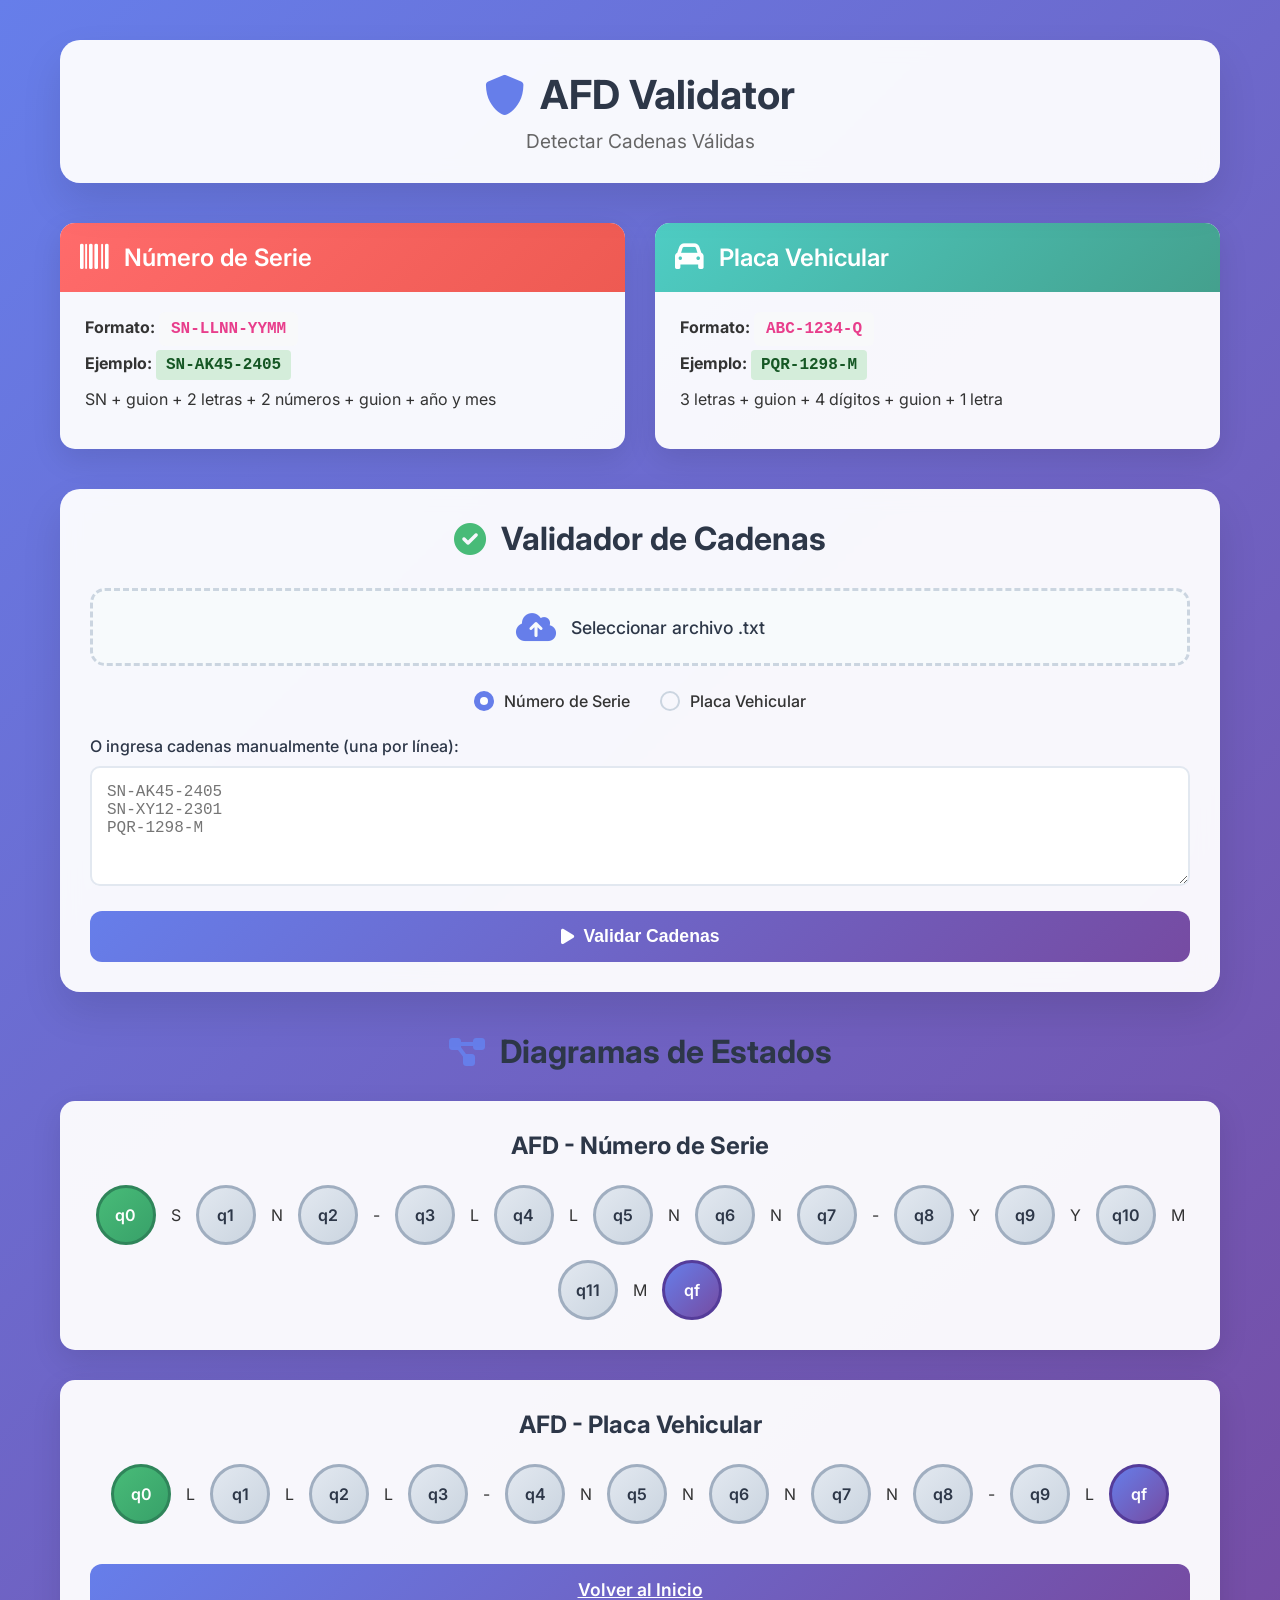
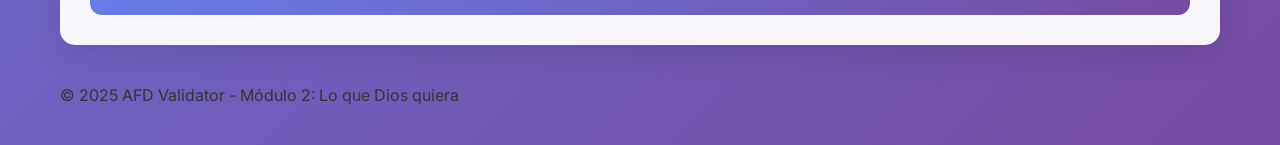
<file: pages/regex.html>
<!DOCTYPE html>
<html lang="es">

<head>
    <meta charset="UTF-8">
    <meta name="viewport" content="width=device-width, initial-scale=1.0">
    <title>AFD Validator - Patrullas Sintácticas</title>
    <link rel="stylesheet" href="../css/styles.css">
    <link href="https://cdnjs.cloudflare.com/ajax/libs/font-awesome/6.0.0/css/all.min.css" rel="stylesheet">
    <link href="https://fonts.googleapis.com/css2?family=Inter:wght@300;400;500;600;700&display=swap" rel="stylesheet">
</head>

<body>
    <div class="container">
        <!-- Header -->
        <header class="header">
            <div class="header-content">
                <div class="logo">
                    <i class="fas fa-shield-alt"></i>
                    <h1>AFD Validator</h1>
                </div>
                <p class="subtitle">Detectar Cadenas Válidas</p>
            </div>
        </header>

        <!-- Main Content -->
        <main class="main-content">
            <!-- AFD Information Cards -->
            <section class="afd-info">
                <div class="info-card">
                    <div class="card-header serial">
                        <i class="fas fa-barcode"></i>
                        <h3>Número de Serie</h3>
                    </div>
                    <div class="card-body">
                        <div class="format">
                            <strong>Formato:</strong> <code>SN-LLNN-YYMM</code>
                        </div>
                        <div class="example">
                            <strong>Ejemplo:</strong> <span class="valid-example">SN-AK45-2405</span>
                        </div>
                        <div class="description">
                            SN + guion + 2 letras + 2 números + guion + año y mes
                        </div>
                    </div>
                </div>

                <div class="info-card">
                    <div class="card-header plate">
                        <i class="fas fa-car"></i>
                        <h3>Placa Vehicular</h3>
                    </div>
                    <div class="card-body">
                        <div class="format">
                            <strong>Formato:</strong> <code>ABC-1234-Q</code>
                        </div>
                        <div class="example">
                            <strong>Ejemplo:</strong> <span class="valid-example">PQR-1298-M</span>
                        </div>
                        <div class="description">
                            3 letras + guion + 4 dígitos + guion + 1 letra
                        </div>
                    </div>
                </div>
            </section>

            <!-- Validator Section -->
            <section class="validator-section">
                <div class="validator-card">
                    <div class="validator-header">
                        <h2><i class="fas fa-check-circle"></i> Validador de Cadenas</h2>
                    </div>

                    <!-- File Input -->
                    <div class="input-section">
                        <div class="file-input-wrapper">
                            <input type="file" id="fileInput" accept=".txt" class="file-input">
                            <label for="fileInput" class="file-label">
                                <i class="fas fa-cloud-upload-alt"></i>
                                <span>Seleccionar archivo .txt</span>
                            </label>
                        </div>

                        <!-- Validator Type Selection -->
                        <div class="type-selector">
                            <label class="type-option">
                                <input type="radio" name="validatorType" value="serial" checked>
                                <span class="radio-custom"></span>
                                <span class="radio-label">Número de Serie</span>
                            </label>
                            <label class="type-option">
                                <input type="radio" name="validatorType" value="plate">
                                <span class="radio-custom"></span>
                                <span class="radio-label">Placa Vehicular</span>
                            </label>
                        </div>

                        <!-- Manual Input -->
                        <div class="manual-input">
                            <label for="manualText">O ingresa cadenas manualmente (una por línea):</label>
                            <textarea id="manualText"
                                placeholder="SN-AK45-2405&#10;SN-XY12-2301&#10;PQR-1298-M"></textarea>
                        </div>

                        <button id="validateBtn" class="validate-btn">
                            <i class="fas fa-play"></i>
                            Validar Cadenas
                        </button>
                    </div>

                    <!-- Results -->
                    <div id="results" class="results-section" style="display: none;">
                        <div class="results-header">
                            <h3><i class="fas fa-clipboard-list"></i> Resultados de Validación</h3>
                            <div class="results-summary">
                                <span id="validCount" class="count valid">0 válidas</span>
                                <span id="invalidCount" class="count invalid">0 inválidas</span>
                            </div>
                        </div>
                        <div id="resultsList" class="results-list"></div>
                    </div>
                </div>
            </section>

            <!-- State Diagrams -->
            <section class="diagrams-section">
                <h2><i class="fas fa-project-diagram"></i> Diagramas de Estados</h2>

                <div class="diagram-container">
                    <h3>AFD - Número de Serie</h3>
                    <div class="diagram serial-diagram">
                        <div class="states-flow">
                            <div class="state initial">q0</div>
                            <div class="arrow">S</div>
                            <div class="state">q1</div>
                            <div class="arrow">N</div>
                            <div class="state">q2</div>
                            <div class="arrow">-</div>
                            <div class="state">q3</div>
                            <div class="arrow">L</div>
                            <div class="state">q4</div>
                            <div class="arrow">L</div>
                            <div class="state">q5</div>
                            <div class="arrow">N</div>
                            <div class="state">q6</div>
                            <div class="arrow">N</div>
                            <div class="state">q7</div>
                            <div class="arrow">-</div>
                            <div class="state">q8</div>
                            <div class="arrow">Y</div>
                            <div class="state">q9</div>
                            <div class="arrow">Y</div>
                            <div class="state">q10</div>
                            <div class="arrow">M</div>
                            <div class="state">q11</div>
                            <div class="arrow">M</div>
                            <div class="state final">qf</div>
                        </div>
                    </div>
                </div>

                <div class="diagram-container">
                    <h3>AFD - Placa Vehicular</h3>
                    <div class="diagram plate-diagram">
                        <div class="states-flow">
                            <div class="state initial">q0</div>
                            <div class="arrow">L</div>
                            <div class="state">q1</div>
                            <div class="arrow">L</div>
                            <div class="state">q2</div>
                            <div class="arrow">L</div>
                            <div class="state">q3</div>
                            <div class="arrow">-</div>
                            <div class="state">q4</div>
                            <div class="arrow">N</div>
                            <div class="state">q5</div>
                            <div class="arrow">N</div>
                            <div class="state">q6</div>
                            <div class="arrow">N</div>
                            <div class="state">q7</div>
                            <div class="arrow">N</div>
                            <div class="state">q8</div>
                            <div class="arrow">-</div>
                            <div class="state">q9</div>
                            <div class="arrow">L</div>
                            <div class="state final">qf</div>
                        </div> <br> <br>
                        <a href="../index.html" class="validate-btn">Volver al Inicio</a>
                    </div>
                </div>
                
            </section>
        </main>

        <!-- Footer -->
        <footer class="footer">
            <p>&copy; 2025 AFD Validator - Módulo 2: Lo que Dios quiera</p>
            
        </footer>
    </div>

    <script src="../js/automatas/script.js"></script>
</body>

</html>
</file>
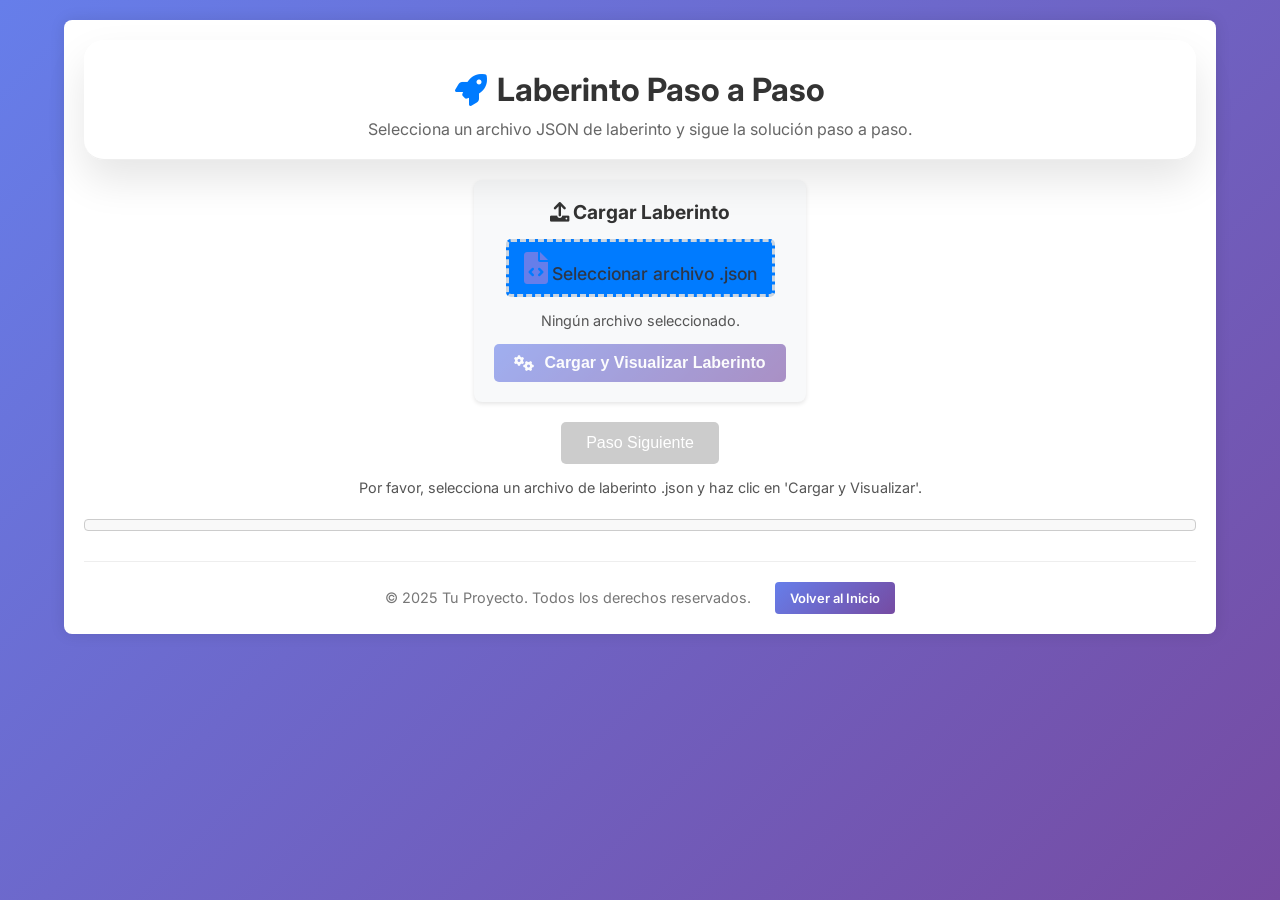
<file: pages/table_page.html>
<!DOCTYPE html>
<html lang="es">
<head>
    <meta charset="UTF-8">
    <meta name="viewport" content="width=device-width, initial-scale=1.0">
    <title>Visualizador de Laberinto - Paso a Paso</title>
    <link rel="stylesheet" href="../css/styles.css">
    <link rel="stylesheet" href="https://cdnjs.cloudflare.com/ajax/libs/font-awesome/6.0.0-beta3/css/all.min.css">
    <link href="https://fonts.googleapis.com/css2?family=Inter:wght@400;500;600;700&display=swap" rel="stylesheet">
</head>
<body class="table-page-layout"> <!-- Added class -->
    <div class="container">
        <header class="header">
            <div class="logo">
                <i class="fas fa-rocket"></i>
                <h1>Laberinto Paso a Paso</h1>
            </div>
            <p class="subtitle">Selecciona un archivo JSON de laberinto y sigue la solución paso a paso.</p>
        </header>

        <section class="file-load-section"> <!-- Inline style removed -->
            <div class="input-section"> <!-- Inline style removed -->
                <h2><i class="fas fa-upload"></i> Cargar Laberinto</h2> <!-- Inline style removed -->
                <div class="file-input-wrapper"> <!-- Inline style removed -->
                    <input type="file" id="jsonFile" class="file-input" accept=".json"> <!-- Inline style removed -->
                    <label for="jsonFile" class="file-label" id="fileLabel"> <!-- Inline style removed -->
                        <i class="fas fa-file-code"></i>
                        <span>Seleccionar archivo .json</span>
                    </label>
                </div>
                <p id="fileName">Ningún archivo seleccionado.</p> <!-- Inline style removed -->
                <button id="loadMatrixButton" class="validate-btn" disabled> <!-- Inline style removed -->
                    <i class="fas fa-cogs"></i> Cargar y Visualizar Laberinto
                </button>
            </div>
        </section>

        <section class="maze-section">
            <div class="maze-controls">
                <button id="next-step-button">Paso Siguiente</button>
                <p id="solution-status">Por favor, carga un archivo de laberinto.</p>
            </div>
            <div id="matrix-container">
                <!-- La matriz se generará aquí por JavaScript -->
            </div>
        </section>

        <footer class="footer">
            <p>&copy; 2025 Tu Proyecto. Todos los derechos reservados.
                <a href="../index.html" class="validate-btn">Volver al Inicio</a>
            </p>
        </footer>
    </div>

    <!-- Scripts: Universe and MazeSolver must be loaded before table_logic.js -->
    <script src="../js/maze_solver/universe.js"></script>
    <script src="../js/maze_solver/solver.js"></script>
    <script src="../js/maze_solver/table_logic.js"></script>
</body>
</html>
</file>
<file: css/styles.css>
* {
    margin: 0;
    padding: 0;
    box-sizing: border-box;
}

body {
    font-family: 'Inter', sans-serif;
    background: linear-gradient(135deg, #667eea 0%, #764ba2 100%);
    min-height: 100vh;
    color: #333;
    display: flex; /* Added */
    flex-direction: column; /* Added */
    align-items: center; /* Added to center content like .container or #matrixDisplaySection */
    padding: 20px; /* Added some padding to body */
}

.container {
    max-width: 1200px;
    margin: 0 auto;
    padding: 20px;
}

/* Header Styles */
.header {
    text-align: center;
    margin-bottom: 40px;
    background: rgba(255, 255, 255, 0.95);
    border-radius: 20px;
    padding: 30px;
    box-shadow: 0 20px 40px rgba(0, 0, 0, 0.1);
    backdrop-filter: blur(10px);
}

.header-content .logo {
    display: flex;
    align-items: center;
    justify-content: center;
    gap: 15px;
    margin-bottom: 10px;
}

.header-content .logo i {
    font-size: 2.5em;
    color: #667eea;
}

.header-content h1 {
    font-size: 2.5em;
    font-weight: 700;
    color: #2d3748;
}

.subtitle {
    font-size: 1.2em;
    color: #666;
    font-weight: 400;
}

/* AFD Info Cards */
.afd-info {
    display: grid;
    grid-template-columns: repeat(auto-fit, minmax(350px, 1fr));
    gap: 30px;
    margin-bottom: 40px;
}

.info-card {
    background: rgba(255, 255, 255, 0.95);
    border-radius: 15px;
    overflow: hidden;
    box-shadow: 0 10px 30px rgba(0, 0, 0, 0.1);
    transition: transform 0.3s ease, box-shadow 0.3s ease;
}

.info-card:hover {
    transform: translateY(-5px);
    box-shadow: 0 20px 40px rgba(0, 0, 0, 0.15);
}

.card-header {
    padding: 20px;
    color: white;
    display: flex;
    align-items: center;
    gap: 15px;
}

.card-header.serial {
    background: linear-gradient(135deg, #ff6b6b, #ee5a52);
}

.card-header.plate {
    background: linear-gradient(135deg, #4ecdc4, #44a08d);
}

.card-header i {
    font-size: 1.8em;
}

.card-header h3 {
    font-size: 1.5em;
    font-weight: 600;
}

.card-body {
    padding: 25px;
}

.format,
.example,
.description {
    margin-bottom: 15px;
}

.format code {
    background: #f8f9fa;
    padding: 8px 12px;
    border-radius: 6px;
    font-family: 'Courier New', monospace;
    font-weight: 600;
    color: #e83e8c;
}

.valid-example {
    background: #d4edda;
    color: #155724;
    padding: 6px 10px;
    border-radius: 4px;
    font-family: 'Courier New', monospace;
    font-weight: 600;
}

/* Validator Section */
.validator-section {
    margin-bottom: 40px;
}

.validator-card {
    background: rgba(255, 255, 255, 0.95);
    border-radius: 20px;
    padding: 30px;
    box-shadow: 0 20px 40px rgba(0, 0, 0, 0.1);
    backdrop-filter: blur(10px);
}

.validator-header {
    text-align: center;
    margin-bottom: 30px;
}

.validator-header h2 {
    font-size: 2em;
    color: #2d3748;
    display: flex;
    align-items: center;
    justify-content: center;
    gap: 15px;
}

.validator-header i {
    color: #48bb78;
}

/* Input Section */
.input-section {
    display: flex;
    flex-direction: column;
    gap: 25px;
}

.file-input-wrapper {
    position: relative;
}

.file-input {
    position: absolute;
    opacity: 0;
    width: 0;
    height: 0;
}

.file-label {
    display: flex;
    align-items: center;
    justify-content: center;
    gap: 15px;
    padding: 20px;
    border: 3px dashed #cbd5e0;
    border-radius: 15px;
    cursor: pointer;
    transition: all 0.3s ease;
    background: #f7fafc;
}

.file-label:hover {
    border-color: #667eea;
    background: #edf2f7;
}

.file-label i {
    font-size: 2em;
    color: #667eea;
}

.file-label span {
    font-size: 1.1em;
    font-weight: 500;
    color: #2d3748;
}

.file-selected {
    border-color: #48bb78 !important;
    background: #f0fff4 !important;
}

.file-selected i {
    color: #48bb78 !important;
}

/* Type Selector */
.type-selector {
    display: flex;
    gap: 30px;
    justify-content: center;
}

.type-option {
    display: flex;
    align-items: center;
    gap: 10px;
    cursor: pointer;
    font-weight: 500;
}

.type-option input[type="radio"] {
    display: none;
}

.radio-custom {
    width: 20px;
    height: 20px;
    border: 2px solid #cbd5e0;
    border-radius: 50%;
    position: relative;
    transition: all 0.3s ease;
}

.type-option input[type="radio"]:checked+.radio-custom {
    border-color: #667eea;
    background: #667eea;
}

.type-option input[type="radio"]:checked+.radio-custom::after {
    content: '';
    position: absolute;
    top: 50%;
    left: 50%;
    width: 8px;
    height: 8px;
    background: white;
    border-radius: 50%;
    transform: translate(-50%, -50%);
}

/* Manual Input */
.manual-input {
    display: flex;
    flex-direction: column;
    gap: 10px;
}

.manual-input label {
    font-weight: 500;
    color: #2d3748;
}

.manual-input textarea {
    padding: 15px;
    border: 2px solid #e2e8f0;
    border-radius: 10px;
    font-size: 1em;
    font-family: 'Courier New', monospace;
    resize: vertical;
    min-height: 120px;
    transition: border-color 0.3s ease;
}

.manual-input textarea:focus {
    outline: none;
    border-color: #667eea;
}

/* Validate Button */
.validate-btn {
    background: linear-gradient(135deg, #667eea, #764ba2);
    color: white;
    border: none;
    padding: 15px 30px;
    border-radius: 12px;
    font-size: 1.1em;
    font-weight: 600;
    cursor: pointer;
    transition: all 0.3s ease;
    display: flex;
    align-items: center;
    justify-content: center;
    gap: 10px;
}

.validate-btn:hover {
    transform: translateY(-2px);
    box-shadow: 0 10px 25px rgba(102, 126, 234, 0.4);
}

.validate-btn:active {
    transform: translateY(0);
}

.validate-btn:disabled {
    opacity: 0.6;
    cursor: not-allowed;
    transform: none;
    box-shadow: none;
}

/* Results Section */
.results-section {
    margin-top: 30px;
    padding-top: 30px;
    border-top: 2px solid #e2e8f0;
}

.results-header {
    display: flex;
    justify-content: space-between;
    align-items: center;
    margin-bottom: 20px;
}

.results-header h3 {
    display: flex;
    align-items: center;
    gap: 10px;
    color: #2d3748;
}

.results-summary {
    display: flex;
    gap: 15px;
}

.count {
    padding: 8px 16px;
    border-radius: 20px;
    font-weight: 600;
    font-size: 0.9em;
}

.count.valid {
    background: #d4edda;
    color: #155724;
}

.count.invalid {
    background: #f8d7da;
    color: #721c24;
}

.results-list {
    display: flex;
    flex-direction: column;
    gap: 15px;
}

.result-item {
    padding: 20px;
    border-radius: 12px;
    border-left: 5px solid;
    transition: all 0.3s ease;
}

.result-item:hover {
    transform: translateX(5px);
}

.result-item.valid {
    background: #d4edda;
    border-left-color: #28a745;
}

.result-item.invalid {
    background: #f8d7da;
    border-left-color: #dc3545;
}

.result-header {
    display: flex;
    align-items: center;
    gap: 15px;
    margin-bottom: 10px;
}

.result-icon {
    font-size: 1.2em;
}

.result-icon.valid {
    color: #28a745;
}

.result-icon.invalid {
    color: #dc3545;
}

.result-line {
    font-weight: 600;
    color: #2d3748;
}

.result-string {
    font-family: 'Courier New', monospace;
    background: rgba(255, 255, 255, 0.7);
    padding: 8px 12px;
    border-radius: 6px;
    margin: 10px 0;
}

.result-message {
    color: #666;
    font-size: 0.95em;
}

/* Diagrams Section */
.diagrams-section {
    margin-bottom: 40px;
}

.diagrams-section h2 {
    text-align: center;
    color: #2d3748;
    font-size: 2em;
    margin-bottom: 30px;
    display: flex;
    align-items: center;
    justify-content: center;
    gap: 15px;
}

.diagrams-section h2 i {
    color: #667eea;
}

.diagram-container {
    background: rgba(255, 255, 255, 0.95);
    border-radius: 15px;
    padding: 30px;
    margin-bottom: 30px;
    box-shadow: 0 10px 30px rgba(0, 0, 0, 0.1);
}

.diagram-container h3 {
    text-align: center;
    color: #2d3748;
    margin-bottom: 25px;
    font-size: 1.5em;
}

.states-flow {
    display: flex;
    align-items: center;
    justify-content: center;
    flex-wrap: wrap;
    gap: 15px;
}

.state {
    width: 60px;
    height: 60px;
    border-radius: 50%;
    background: linear-gradient(135deg, #e2e8f0, #cbd5e0);
    display: flex;
    align-items: center;
    justify-content: center;
    font-weight: 600;
    color: #2d3748;
    border: 3px solid #a0aec0;
    transition: all 0.3s ease;
}

.state:hover {
    transform: scale(1.1);
    box-shadow: 0 5px 15px rgba(0, 0, 0, 0.2);
}

.state.initial {
    background: linear-gradient(135deg, #48bb78, #38a169);
    color: white;
    border-color: #2f855a;
}

.state.final {
    background: linear-gradient(135deg, #667eea, #764ba2);
    color: white;
    border-color: #553c9a;
}

/* Styles for Matrix Display (table_page.html) */
#matrixDisplaySection {
    margin-top: 30px;
    background: rgba(255, 255, 255, 0.9);
    padding: 20px;
    border-radius: 15px;
    box-shadow: 0 10px 30px rgba(0, 0, 0, 0.1);
    width: 90%; /* Use a good portion of the available width */
    max-width: 1600px; /* Max width for very large screens */
    margin-left: auto; /* Center the section */
    margin-right: auto;
    display: flex; /* Use flex to manage layout of children, e.g., centering the grid */
    flex-direction: column; /* Stack children vertically */
    align-items: center; /* Center children (like the grid container) horizontally */
}

#matrixGridContainer {
    display: grid;
    gap: 2px; /* Small gap between cells */
    background-color: #ccc; /* Border color for the grid */
    border: 1px solid #ccc;
    margin: 20px 0; /* Adjusted margin, horizontal centering handled by parent flex */
    overflow: auto; /* Enable scrollbars if content exceeds dimensions */
    width: fit-content; /* Grid itself should be as wide as its content */
    max-width: 100%; /* But not wider than its parent section */
    max-height: 88vh; /* Max height of 88% of viewport height, then scroll */
}

.matrix-cell {
    width: 20px; /* Fixed width */
    height: 20px; /* Fixed height */
    display: flex;
    justify-content: center;
    align-items: center;
    background-color: #fff; /* Default cell background */
    font-size: 0.6em; /* Adjusted font size for smaller cells */
    font-weight: bold;
    border: 1px solid #eee; /* Light border for cells */
    box-sizing: border-box; /* Include padding and border in the element\'s total width and height */
}

.matrix-cell svg {
    width: 16px; /* Explicit size for SVGs in small cells */
    height: 16px; /* Explicit size for SVGs in small cells */
}

/* Tooltip styling (browser default, but can be enhanced if needed) */
.matrix-cell[title] {
    cursor: help;
}

/* Error message styling for JSON processing */
#jsonErrorDisplay {
    color: #dc3545; /* Bootstrap danger color */
    font-weight: bold;
    margin-top: 10px;
}

/* File input specific styling if needed for table_page.html */
#jsonFileInputLabel {
    display: block; /* Or inline-block */
    margin: 15px auto;
    padding: 12px 20px;
    background-color: #667eea;
    color: white;
    border: none;
    border-radius: 8px;
    cursor: pointer;
    transition: background-color 0.3s ease;
    text-align: center;
    max-width: 300px;
}

#jsonFileInputLabel:hover {
    background-color: #5a67d8;
}

#fileNameDisplay {
    margin-top: 5px;
    font-size: 0.9em;
    color: #555;
    text-align: center;
}

#processJsonBtn {
    display: block;
    margin: 15px auto;
    padding: 12px 25px;
    background-color: #48bb78; /* Green */
    color: white;
    border: none;
    border-radius: 8px;
    font-size: 1em;
    font-weight: 500;
    cursor: pointer;
    transition: background-color 0.3s ease;
}

#processJsonBtn:disabled {
    background-color: #a0aec0; /* Gray when disabled */
    cursor: not-allowed;
}

#processJsonBtn:hover:not(:disabled) {
    background-color: #38a169;
}

/* Styles for table_page.html */
.table-page-layout {
    font-family: 'Inter', sans-serif;
    background-color: #f0f2f5;
    color: #333;
    margin: 0;
    padding: 0;
    display: flex;
    flex-direction: column;
    align-items: center;
    min-height: 100vh;
}

.table-page-layout .container {
    width: 90%;
    max-width: 1200px;
    margin: 20px auto;
    background-color: #fff;
    padding: 20px;
    border-radius: 8px;
    box-shadow: 0 0 15px rgba(0,0,0,0.1);
}

.table-page-layout .header {
    text-align: center;
    padding-bottom: 20px;
    border-bottom: 1px solid #eee;
    margin-bottom: 20px;
}

.table-page-layout .header .logo {
    display: flex;
    align-items: center;
    justify-content: center;
    margin-bottom: 10px;
}

.table-page-layout .header .logo i {
    font-size: 2em;
    color: #007bff; /* Primary color */
    margin-right: 10px;
}

.table-page-layout .header h1 {
    font-size: 2em;
    color: #333;
    margin: 0;
}

.table-page-layout .subtitle {
    font-size: 1em;
    color: #666;
}

.table-page-layout .maze-section {
    text-align: center;
}

.table-page-layout .maze-controls {
    margin-bottom: 20px;
}

.table-page-layout #next-step-button {
    background-color: #007bff;
    color: white;
    border: none;
    padding: 12px 25px;
    font-size: 1em;
    border-radius: 5px;
    cursor: pointer;
    transition: background-color 0.3s ease;
}

.table-page-layout #next-step-button:hover {
    background-color: #0056b3;
}

.table-page-layout #next-step-button:disabled {
    background-color: #ccc;
    cursor: not-allowed;
}

.table-page-layout #solution-status {
    margin-top: 15px;
    font-size: 0.9em;
    color: #555;
    min-height: 20px;
}

.table-page-layout #matrix-container { /* Adapted from matrixGridContainer */
    display: grid;
    border: 1px solid #ccc; /* Lighter border */
    margin: 20px auto; /* Centered */
    justify-content: center; /* Center grid items if grid itself is wider */
    background-color: #f9f9f9; /* Light background for the grid */
    padding: 5px; /* Padding around the cells */
    border-radius: 4px;
}

.table-page-layout .matrix-cell {
    width: 28px; /* Slightly smaller for potentially large matrices */
    height: 28px;
    border: 1px solid #ddd; /* Lighter cell borders */
    display: flex;
    justify-content: center;
    align-items: center;
    font-size: 0.7em; /* Smaller font for cell content */
    box-sizing: border-box;
    background-color: #fff; /* Default cell background */
    color: #333; /* Default text color for costs */
    font-weight: 500;
}

.table-page-layout .cell-icon {
    width: 70%; /* Adjust icon size within cell */
    height: 70%;
    object-fit: contain;
}

.table-page-layout .black-hole-cell,
.table-page-layout .star-cell,
.table-page-layout .wormhole-cell,
.table-page-layout .recharge-cell {
    background-color: #e9ecef; /* Slightly different background for icon cells if needed */
}

.table-page-layout .spaceship { /* Current position of the spaceship */
    background-color: #28a745 !important; /* Green for spaceship */
    color: white;
    font-weight: bold;
    border: 2px solid #1e7e34; /* Darker green border */
}

.table-page-layout .origin {
    background-color: #ffc107; /* Yellow for origin */
    color: #333;
}

.table-page-layout .destination {
    background-color: #dc3545; /* Red for destination */
    color: white;
}

.table-page-layout .black-hole {
    background-color: #343a40; /* Dark grey for black hole */
    color: white;
}

.table-page-layout .path { /* Cells that are part of the solution path already traversed */
    background-color: #17a2b8; /* Cyan for path */
    opacity: 0.7;
}

.table-page-layout .current-step { /* More specific highlighting for the current step if needed, can be same as .spaceship */
    background-color: #28a745 !important;
    color: white;
    font-weight: bold;
    border: 2px solid #1e7e34;
    box-shadow: 0 0 8px rgba(40, 167, 69, 0.7); /* Glow effect */
}

.table-page-layout .footer {
    text-align: center;
    padding-top: 20px;
    border-top: 1px solid #eee;
    margin-top: 30px;
    font-size: 0.9em;
    color: #777;
}

.table-page-layout .footer a.validate-btn { /* Style for the return button */
    color: #fff;
    background-color: #6c757d; /* Secondary button color */
    text-decoration: none;
    display: inline-block;
    margin-left: 20px;
    padding: 8px 15px;
    font-size: 0.9em;
    border-radius: 4px;
    transition: background-color 0.3s ease;
}

.table-page-layout .footer a.validate-btn:hover {
    background-color: #5a6268;
}

/* New styles for file upload section in table_page.html */
.table-page-layout .file-load-section {
    text-align: center;
    margin-bottom: 20px;
}

.table-page-layout .input-section {
    background-color: #f8f9fa;
    padding: 20px;
    border-radius: 8px;
    display: inline-block;
    box-shadow: 0 2px 4px rgba(0,0,0,0.1);
}

.table-page-layout .input-section h2 {
    margin-top: 0;
    margin-bottom: 15px;
    font-size: 1.2em;
    color: #333;
}

.table-page-layout .file-input-wrapper {
    margin-bottom: 15px;
}

.table-page-layout .file-input {
    display: none; /* Hides the default file input */
}

.table-page-layout .file-label {
    background-color: #007bff;
    color: white;
    padding: 10px 15px;
    border-radius: 5px;
    cursor: pointer;
    display: inline-block;
    transition: background-color 0.3s ease;
}

.table-page-layout .file-label:hover {
    background-color: #0056b3;
}

.table-page-layout #fileName {
    margin-top: 0;
    margin-bottom: 15px;
    font-size: 0.9em;
    color: #555;
}

.table-page-layout #loadMatrixButton {
    background-color: #28a745;
    color: white;
    padding: 10px 20px;
    border-radius: 5px;
    border: none;
    cursor: pointer;
    font-size: 1em;
}

.table-page-layout #loadMatrixButton:disabled {
    background-color: #ccc;
    cursor: not-allowed;
}

/* Path Visualization Styles (already in styles.css, ensure no conflict or adapt if specific to table_page) */
/* These might be general enough, or prefix with .table-page-layout if they are truly specific */
.table-page-layout .matrix-cell.path-cell {
    background-color: rgba(0, 255, 0, 0.3); /* Light green for path */
}

.table-page-layout .matrix-cell.path-start {
    background-color: rgba(0, 0, 255, 0.5); /* Blue for start */
}

.table-page-layout .matrix-cell.path-end {
    background-color: rgba(255, 0, 0, 0.5); /* Red for end */
}
</file>
